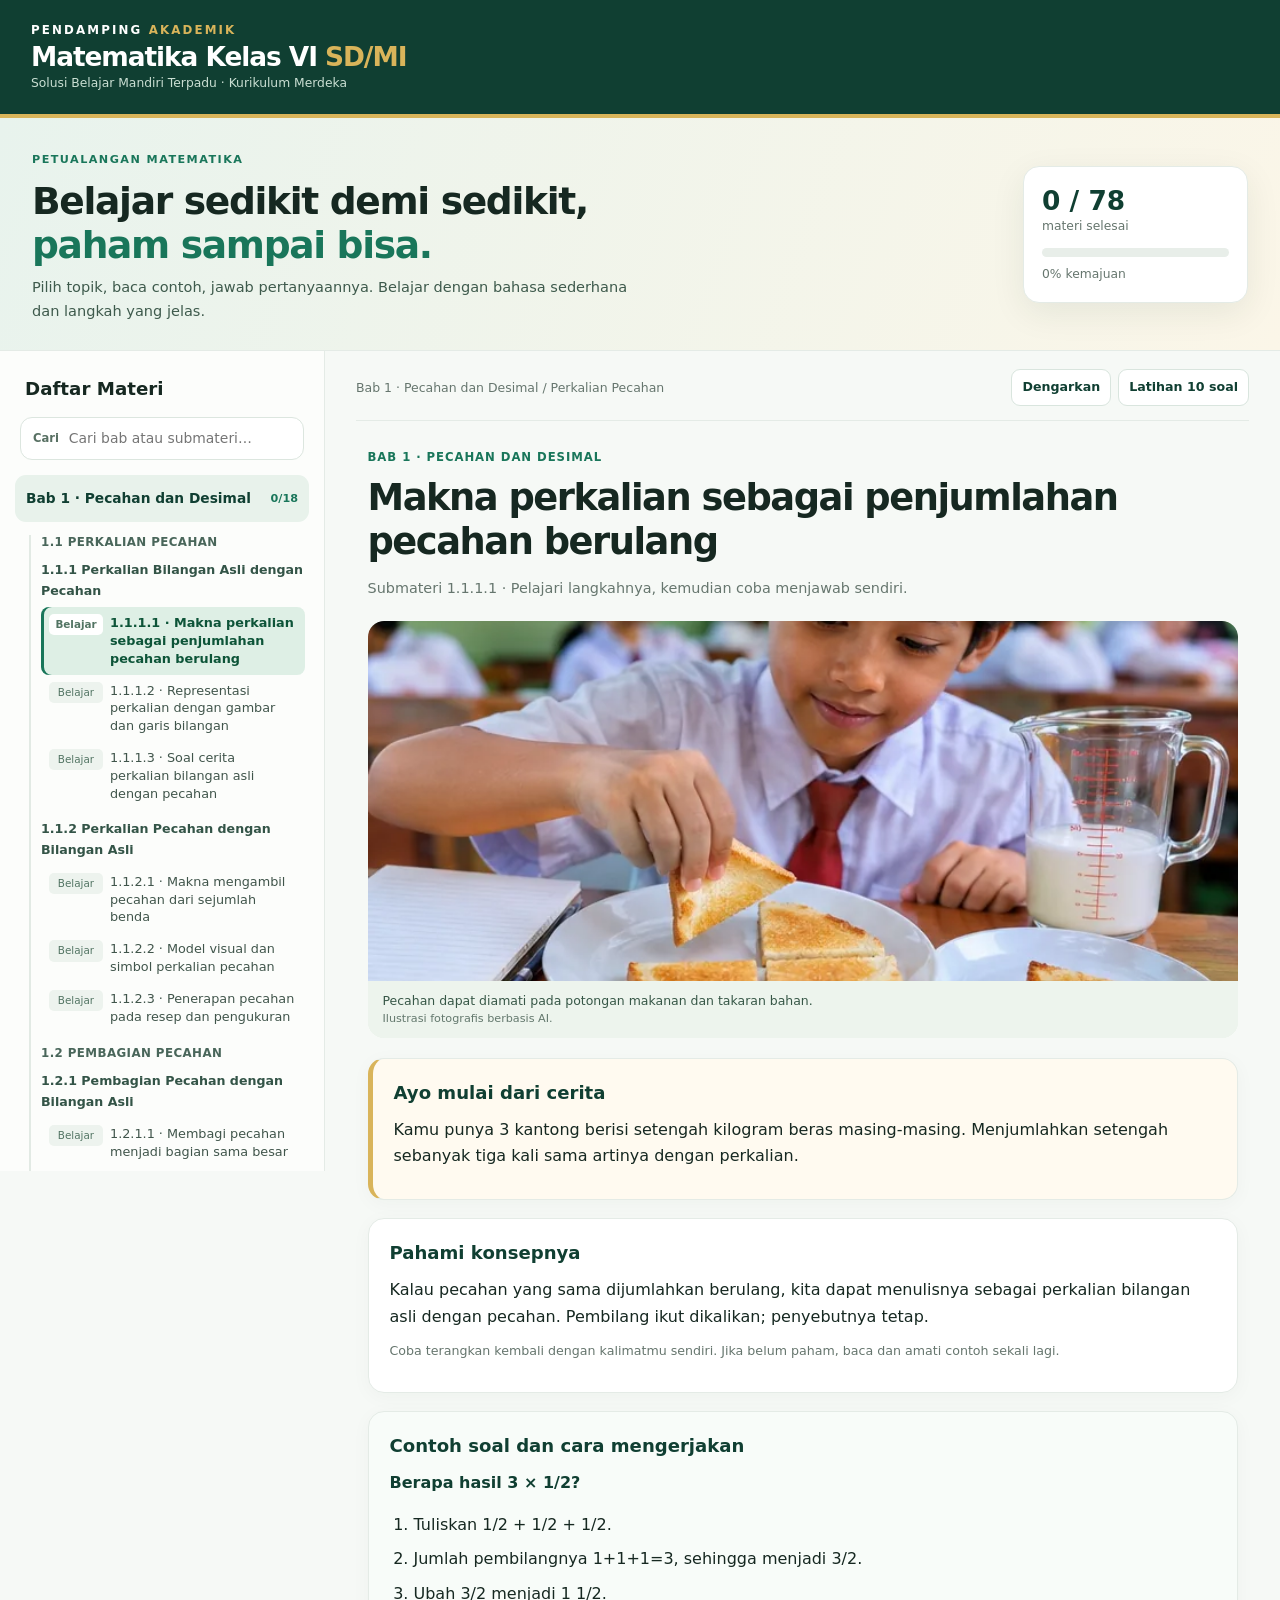
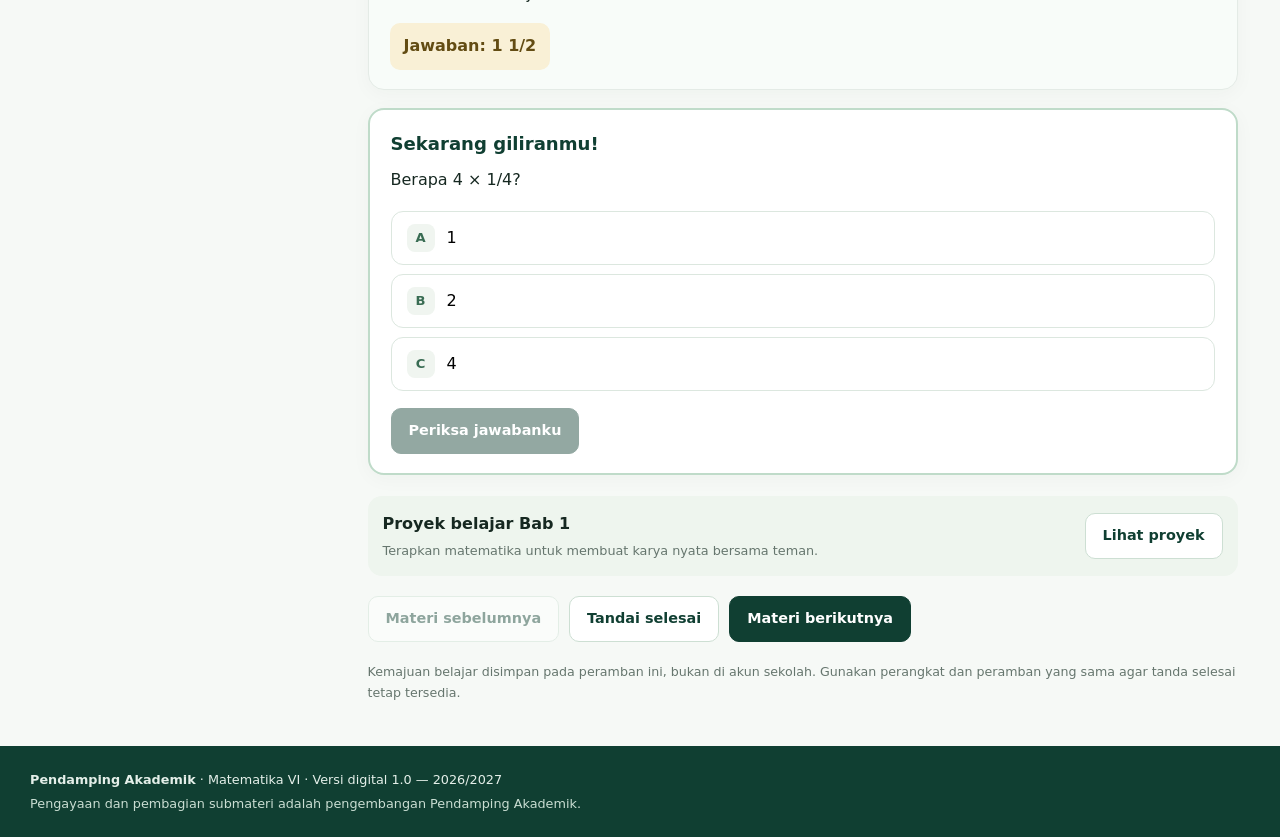
<file: index.html>
<!DOCTYPE html>
<html lang="id">
<head>
  <meta charset="utf-8">
  <meta name="viewport" content="width=device-width,initial-scale=1">
  <meta name="theme-color" content="#103f32">
  <meta name="description" content="Belajar Matematika Kelas VI SD/MI: pecahan dan desimal, rasio, kubus dan balok, peluang, penguatan, serta proyek dan latihan interaktif. Pendamping Akademik.">
  <title>Matematika Kelas VI SD/MI | Pendamping Akademik</title>
  <link rel="stylesheet" href="style.css">
</head>
<body>
  <a class="skip" href="#isi">Langsung ke materi</a>
  <div class="site-shell">
    <header class="masthead">
      <div class="brandcopy">
        <div class="brandname">PENDAMPING <span>AKADEMIK</span></div>
        <div class="brandtitle">Matematika Kelas VI <span>SD/MI</span></div>
        <div class="brandtag">Solusi Belajar Mandiri Terpadu · Kurikulum Merdeka</div>
      </div>
      <button id="mobileMenu" class="hamburger" type="button" aria-label="Buka daftar materi" aria-expanded="false">Buka materi</button>
    </header>
    <section class="overview" aria-label="Ringkasan belajar">
      <div><span class="minor">PETUALANGAN MATEMATIKA</span><h1>Belajar sedikit demi sedikit,<br><em>paham sampai bisa.</em></h1><p>Pilih topik, baca contoh, jawab pertanyaannya. Belajar dengan bahasa sederhana dan langkah yang jelas.</p></div>
      <div class="overview-stat"><span class="big-stat" id="progressCount">0 / 78</span><span>materi selesai</span><div class="bar"><div id="progressBar"></div></div><small id="progressPercent">0% kemajuan</small></div>
    </section>
    <div class="app-layout">
      <aside id="sidebar" class="sidebar" aria-label="Daftar isi mata pelajaran">
        <div class="sidebar-head"><h2>Daftar Materi</h2><button id="closeMenu" class="close-menu" aria-label="Tutup daftar materi">Tutup</button></div>
        <label class="search-wrap"><span class="search-label">Cari</span><input id="searchInput" type="search" placeholder="Cari bab atau submateri…" aria-label="Cari submateri" autocomplete="off"></label>
        <nav id="lessonNav" aria-label="Navigasi bab dan submateri"></nav>
        <div class="sidebar-foot"><button class="link-button" data-action="guide">Cara menggunakan</button><small>Materi inti dan penguatan dibedakan dengan jelas.</small></div>
      </aside>
      <main id="isi" tabindex="-1" class="main" aria-live="polite">
        <div class="utility-bar"><div id="breadcrumbs" class="breadcrumbs"></div><div class="utility-actions"><button id="speakButton" class="tiny-button" title="Dengarkan materi">Dengarkan</button><button id="practiceButton" class="tiny-button" title="Latihan campuran 10 soal">Latihan 10 soal</button></div></div>
        <section id="content" class="content"><p>Memuat materi pembelajaran…</p></section>
      </main>
    </div>
    <footer class="footer"><strong>Pendamping Akademik</strong> · Matematika VI · <span id="edition">2026/2027</span> <span class="footer-note">Pengayaan dan pembagian submateri adalah pengembangan Pendamping Akademik.</span></footer>
  </div>
  <div id="toast" class="toast" role="status" aria-live="polite"></div>
  <script src="app.js" defer></script>
</body>
</html>
</file>
<file: style.css>
:root{--green:#103f32;--green2:#19765a;--gold:#d9b45a;--goldp:#f9f0d6;--ink:#162821;--muted:#66766e;--line:#e4ebe6;--bg:#f6f9f6;--white:#fff;--shadow:0 10px 34px rgba(19,54,40,.08)}
*{box-sizing:border-box}html{scroll-behavior:smooth}body{margin:0;background:var(--bg);color:var(--ink);font:16px/1.65 system-ui,-apple-system,"Segoe UI",Arial,sans-serif}button,input{font:inherit}button{cursor:pointer}button:focus-visible,a:focus-visible,input:focus-visible{outline:3px solid #daaf42;outline-offset:2px}a{color:var(--green2)}.skip{position:absolute;top:-100px;left:12px;background:white;padding:10px;z-index:30}.skip:focus{top:10px}.site-shell{max-width:1540px;margin:0 auto;box-shadow:0 0 90px rgba(0,0,0,.025)}.masthead{background:var(--green);color:white;display:flex;align-items:center;gap:17px;padding:19px 31px;border-bottom:4px solid var(--gold);min-height:118px}.brandcopy{flex:1}.brandname{font-size:.74rem;letter-spacing:.18em;font-weight:750}.brandname span{color:var(--gold)}.brandtitle{font-size:1.65rem;font-weight:850;letter-spacing:-.04em;line-height:1.25}.brandtitle span{color:var(--gold)}.brandtag{font-size:.77rem;color:#cadfd3}.overview{display:flex;align-items:center;justify-content:space-between;gap:28px;background:linear-gradient(110deg,#e8f3ed,#fbf6e8);padding:27px 32px;border-bottom:1px solid var(--line)}.minor{font-weight:800;font-size:.70rem;letter-spacing:.13em;color:var(--green2)}.overview h1{font-size:clamp(1.5rem,3vw,2.35rem);line-height:1.17;letter-spacing:-.035em;margin:8px 0}.overview h1 em{color:var(--green2);font-style:normal}.overview p{margin:0;color:#3e5a4c;max-width:620px;font-size:.91rem}.overview-stat{width:225px;min-width:190px;background:white;padding:18px;border:1px solid var(--line);border-radius:16px;box-shadow:var(--shadow)}.big-stat{display:block;color:var(--green);font-size:1.65rem;font-weight:850;line-height:1.2}.overview-stat>span:nth-child(2),.overview-stat small{display:block;font-size:.77rem;color:var(--muted)}.bar{height:9px;background:#e8eee9;border-radius:20px;margin:11px 0 7px;overflow:hidden}.bar>div{height:100%;width:0;background:linear-gradient(90deg,var(--green2),var(--gold));transition:width .35s}.app-layout{display:grid;grid-template-columns:minmax(260px,325px) minmax(0,1fr);min-height:680px}.sidebar{background:#fcfdfb;border-right:1px solid var(--line);padding:20px 15px 25px;max-height:calc(100vh - 80px);min-height:800px;overflow:auto;position:sticky;top:0;align-self:start}.sidebar-head{display:flex;align-items:center;justify-content:space-between;padding:0 10px}.sidebar h2{font-size:1.14rem;margin:3px 0 13px}.search-wrap{display:flex;align-items:center;gap:8px;background:#fff;border:1px solid #dce6df;border-radius:12px;padding:8px 12px;margin:0 5px 15px}.search-wrap input{min-width:0;width:100%;border:0;outline:0;font-size:.87rem;color:var(--ink)}.search-wrap:focus-within{border-color:var(--green2)}.section-heading{display:flex;align-items:center;justify-content:space-between;border:0;padding:12px 11px;width:100%;border-radius:11px;background:#e8f2eb;color:var(--green);font-weight:800;text-align:left;font-size:.86rem;margin:10px 0 5px}.section-heading .count{font-weight:600;font-size:.7rem;color:var(--green2)}.section-heading.booster{background:#fff6e0;color:#685017}.topic-group{margin:0 4px 11px 14px;border-left:2px solid #e2eae4;padding-left:10px}.topic-group h3{font-size:.74rem;text-transform:uppercase;letter-spacing:.035em;color:#49665a;margin:13px 0 5px;line-height:1.35}.material-name{display:block;font-size:.79rem;font-weight:680;color:#335447;margin:9px 0 5px}.lesson-link{width:100%;display:flex;align-items:flex-start;gap:7px;text-align:left;background:transparent;border:0;border-radius:8px;padding:7px 8px;color:#40554b;font-size:.8rem;line-height:1.4}.lesson-link:hover{background:#edf5ef}.lesson-link.selected{background:#deefe5;color:#0d5438;font-weight:750;box-shadow:inset 3px 0 0 var(--green2)}.sidebar-foot{border-top:1px solid var(--line);padding:15px 10px;margin-top:15px}.sidebar-foot small{display:block;margin-top:5px;color:var(--muted);font-size:.74rem}.link-button{background:none;border:0;padding:0;color:var(--green2);font-size:.88rem;font-weight:720}.main{padding:0 31px 30px;min-width:0}.utility-bar{display:flex;align-items:center;justify-content:space-between;gap:12px;padding:18px 0 14px;border-bottom:1px solid var(--line)}.breadcrumbs{color:var(--muted);font-size:.78rem}.utility-actions{display:flex;gap:7px;flex-wrap:wrap}.tiny-button{border:1px solid #d9e5de;background:white;color:var(--green);border-radius:9px;padding:7px 10px;font-size:.79rem;font-weight:650}.tiny-button:hover{background:#ecf4ee}.content{max-width:870px;margin:0 auto}.lesson-eyebrow{font-size:.73rem;font-weight:850;letter-spacing:.08em;color:var(--green2);text-transform:uppercase;margin-top:27px}.lesson-title{font-size:clamp(1.55rem,3.1vw,2.3rem);line-height:1.22;letter-spacing:-.04em;margin:8px 0 12px}.lesson-subtitle{color:var(--muted);font-size:.9rem;margin:0 0 19px}.visual{background:linear-gradient(110deg,#eff9f0,#f8f1d9);border-radius:16px;min-height:150px;display:flex;align-items:center;justify-content:center;margin:20px 0;overflow:hidden;padding:15px}.learning-card{background:white;border:1px solid var(--line);border-radius:16px;padding:19px 21px;margin:18px 0;box-shadow:0 4px 20px rgba(20,55,30,.035)}.learning-card h3{margin:0 0 9px;font-size:1.13rem;color:var(--green)}.learning-card p{margin:6px 0 11px}.story{border-left:5px solid var(--gold);background:#fffaf0}.story strong{color:#76570e}.example{background:#f8fcf9}.example .question{font-weight:750;color:var(--green)}.example ol{padding-left:24px}.example li{margin-bottom:8px}.answer{background:var(--goldp);border-radius:10px;padding:10px 14px;font-weight:850;color:#634c13;display:inline-block}.quiz{border:2px solid #bfdbc9}.quiz-title{display:flex;align-items:center;gap:9px;color:#18583f}.choices{display:grid;grid-template-columns:1fr;gap:9px;margin:17px 0}.choice{display:flex;text-align:left;align-items:center;gap:12px;background:#fff;border:1px solid #dce7df;border-radius:12px;padding:12px 15px;transition:background .15s,border-color .15s}.choice:hover:not(:disabled){border-color:#63a78a;background:#f1f8f4}.choice.selected{border-color:var(--green2);background:#e3f4e9}.choice:disabled{cursor:default}.choice .bullet{display:inline-grid;place-items:center;width:28px;height:28px;background:#f0f5f0;border-radius:8px;color:#396c53;font-size:.82rem;font-weight:800;flex-shrink:0}.feedback{padding:14px;border-radius:12px;margin-top:13px;font-size:.88rem;background:#eef6f0;border:1px solid #cfe6d6}.feedback.wrong{background:#fff6e7;border-color:#eed6ab}.button{display:inline-flex;align-items:center;justify-content:center;gap:8px;border:1px solid var(--green);background:var(--green);color:white;border-radius:10px;padding:10px 17px;font-size:.9rem;font-weight:760}.button:hover{background:var(--green2)}.button:disabled{opacity:.45;cursor:not-allowed}.button.secondary{background:white;color:var(--green);border-color:#cddfd3}.button.secondary:hover{background:#ecf5ef}.button.gold{background:var(--gold);border-color:var(--gold);color:#3f3517}.button-row{display:flex;flex-wrap:wrap;gap:10px;margin:20px 0}.learning-note{color:var(--muted);font-size:.79rem}.chapter-vignette{display:flex;justify-content:space-between;align-items:center;gap:15px;padding:15px;background:#eef5ee;border-radius:14px;margin-top:21px}.chapter-vignette h3{margin:0;font-size:1rem}.chapter-vignette p{margin:3px 0 0;font-size:.8rem;color:var(--muted)}.chapter-vignette button{flex-shrink:0}.rubric{padding-left:18px}.rubric li,.steps li{margin:8px 0}.project-steps{counter-reset:step;list-style:none;padding:0}.project-steps li{counter-increment:step;display:flex;align-items:flex-start;gap:12px;margin:12px 0}.project-steps li:before{content:counter(step);background:var(--green);color:white;width:26px;height:26px;display:grid;place-items:center;flex-shrink:0;border-radius:50%;font-weight:800;font-size:.82rem}.tag{display:inline-flex;background:#e9f4ec;border:1px solid #cae6d0;padding:4px 9px;border-radius:999px;font-size:.73rem;font-weight:800;color:#256a46}.tag.gold{background:#fff4da;border-color:#edddb7;color:#785911}.muted{color:var(--muted)}.practice-progress{font-size:.83rem;font-weight:700;color:var(--green2)}.practice-score{font-size:2.3rem;color:var(--green);font-weight:850;line-height:1.1}.footer{padding:23px 30px;background:#103f32;color:#e4efe9;font-size:.8rem}.footer-note{display:block;color:#c9ddd2;margin-top:3px}.toast{position:fixed;bottom:20px;left:50%;transform:translate(-50%,100px);background:#173f31;color:white;padding:12px 19px;border-radius:12px;opacity:0;transition:transform .2s,opacity .2s;z-index:100;box-shadow:var(--shadow);font-size:.83rem;max-width:90vw}.toast.show{transform:translate(-50%,0);opacity:1}.hamburger,.close-menu{display:none}.empty-state{color:var(--muted);font-size:.84rem;padding:10px}.hidden{display:none!important}
@media(max-width:930px){.main{padding:0 18px 28px}.sidebar{padding-left:10px;padding-right:10px}.app-layout{grid-template-columns:minmax(225px,270px) minmax(0,1fr)}.overview{padding:23px 20px}}
@media(max-width:690px){.masthead{padding:15px;gap:11px;min-height:96px}.brandname{font-size:.56rem}.brandtitle{font-size:1.2rem}.brandtag{font-size:.61rem}.hamburger,.close-menu{display:block;border:1px solid #a8c9b4;color:#fff;background:transparent;border-radius:8px;padding:7px 9px;font-size:.8rem}.close-menu{color:var(--green);border-color:#d8e5dc}.overview{padding:19px 16px;align-items:stretch;flex-direction:column;gap:13px}.overview h1{font-size:1.46rem}.overview p{font-size:.8rem}.overview-stat{width:100%;display:grid;grid-template-columns:auto 1fr;column-gap:12px;align-items:center;padding:11px 15px}.big-stat{font-size:1.2rem}.overview-stat .bar{grid-column:1/3}.overview-stat small{grid-column:1/3}.app-layout{display:block}.sidebar{position:fixed;inset:0 auto 0 0;width:min(90vw,340px);z-index:50;max-height:100vh;height:100vh;min-height:0;transform:translateX(-110%);transition:transform .2s;box-shadow:15px 0 40px #152d2233}.sidebar.open{transform:translateX(0)}.main{padding:0 15px 22px}.utility-bar{flex-wrap:wrap;padding:12px 0}.learning-card{padding:15px}.lesson-title{font-size:1.6rem}.chapter-vignette{align-items:flex-start;flex-direction:column}.footer{padding:18px 15px}.button-row .button{flex:1}.utility-actions{width:100%}}
@media print{.masthead,.overview,.sidebar,.utility-bar,.footer,.button-row,.quiz{display:none!important}.app-layout{display:block}.main{padding:0}.content{max-width:none}.learning-card{box-shadow:none;break-inside:avoid}.visual{break-inside:avoid}body{background:white;color:black}}

/* Fotografi realistis: pengganti seluruh gambar simbolis dan SVG. */
.real-photo{margin:0;width:100%;background:#f0f5ef;border-radius:14px;overflow:hidden;}
.real-photo img{display:block;width:100%;height:clamp(190px,33vw,360px);object-fit:cover;object-position:center;}
.real-photo figcaption{font-size:.78rem;color:#375747;padding:10px 15px;background:#edf4ed;line-height:1.55;}
.real-photo figcaption span{display:block;color:#63786d;font-size:.7rem;}
.visual{padding:0;min-height:0;background:#edf4ed;display:block;}
.lesson-status{display:inline-block;color:#527463;background:#edf3ee;border-radius:5px;padding:2px 6px;font-size:.65rem;flex-shrink:0;line-height:1.65;}
.lesson-link .lesson-status{width:54px;text-align:center;}
.lesson-link.selected .lesson-status{background:#fff;}
.search-label{font-size:.72rem;color:#587063;font-weight:750;}
@media(max-width:690px){.real-photo img{height:220px}.search-label{font-size:.7rem}}
</file>
